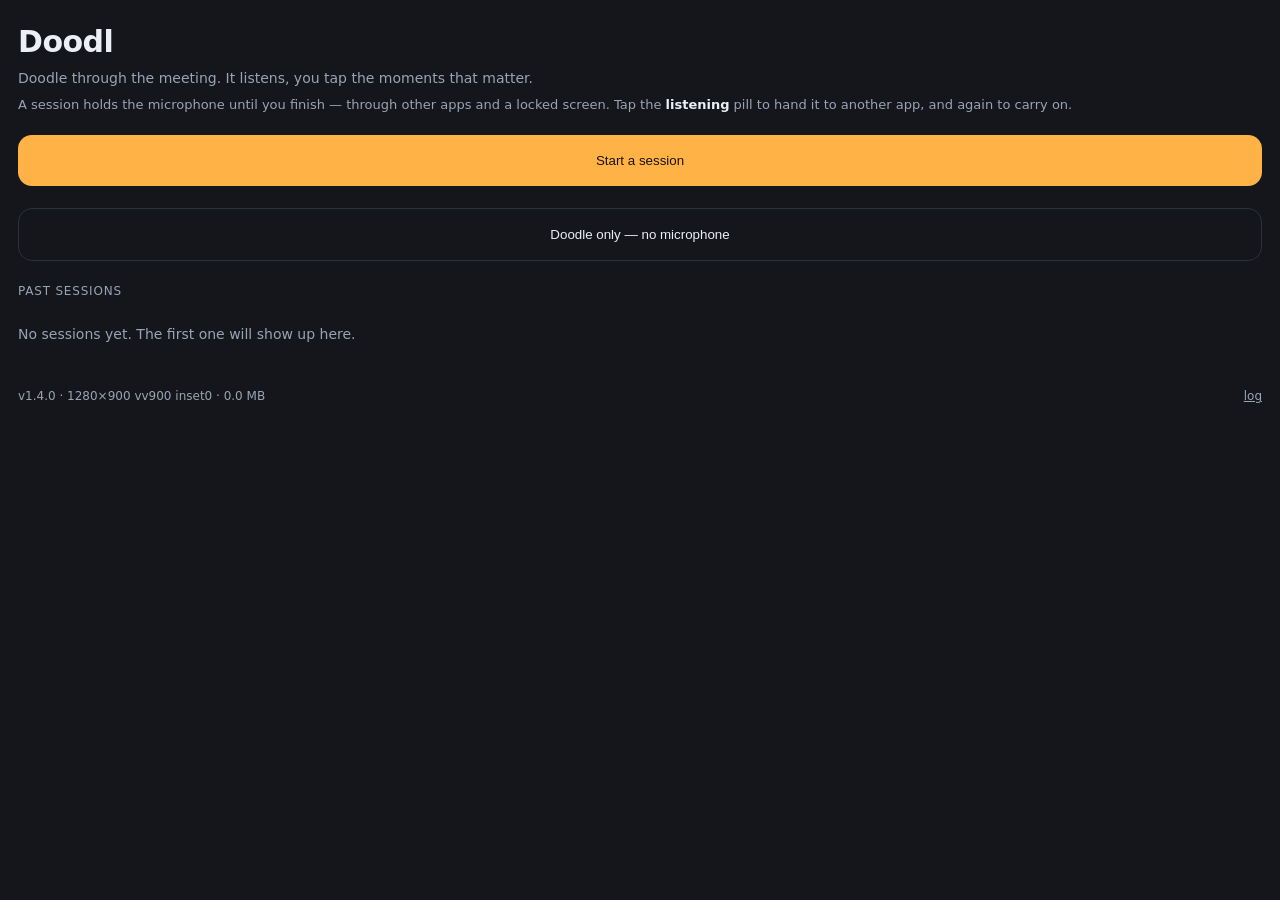
<file: index.html>
<!doctype html>
<html lang="en">
<head>
<meta charset="utf-8">
<meta name="viewport" content="width=device-width, initial-scale=1, maximum-scale=1, viewport-fit=cover">
<meta name="apple-mobile-web-app-capable" content="yes">
<meta name="apple-mobile-web-app-status-bar-style" content="black-translucent">
<meta name="theme-color" content="#14161c">
<meta http-equiv="Cache-Control" content="no-cache, must-revalidate">
<title>Doodl</title>
<link rel="stylesheet" href="./css/app.css?v=117">
</head>
<body>

<!-- home ---------------------------------------------------------------- -->
<section id="home" class="screen active">
  <h1 class="brand">Doodl</h1>
  <p class="tagline">Doodle through the meeting. It listens, you tap the moments that matter.</p>
  <p class="tool-note" style="margin:-14px 0 20px">A session holds the microphone until you
    finish — through other apps and a locked screen. Tap the <b>listening</b> pill to hand it
    to another app, and again to carry on.</p>

  <button class="big-btn" id="newSessionBtn">Start a session</button>
  <button class="big-btn ghost" id="quietSessionBtn">Doodle only — no microphone</button>

  <p class="section-label">Past sessions</p>
  <div id="sessionList"></div>

  <div class="foot">
    <span id="storageLine"></span>
    <button id="debugToggle">log</button>
  </div>
</section>

<!-- active session ------------------------------------------------------ -->
<section id="session" class="screen">
  <canvas id="bgCanvas"></canvas>
  <canvas id="inkCanvas"></canvas>
  <div id="flash"></div>

  <div class="hud">
    <button class="pill" id="endBtn">Finish</button>
    <button class="pill status" id="micBtn"><span class="dot" id="stateDot"></span><span id="stateText">off</span></button>
    <span class="pill spacer"></span>
    <button class="pill icon" id="undoBtn" aria-label="Undo">&#8630;</button>
    <button class="pill" id="toolsBtn">Tools</button>
  </div>

  <button id="highlightBtn"><span class="count" id="hlCount">0</span>Highlight</button>

  <div id="tools">
    <div class="tool-row">
      <h4>Colour</h4>
      <div class="swatches" id="swatches"></div>
    </div>
    <div class="tool-row">
      <h4>Thickness</h4>
      <div class="sizes" id="sizes"></div>
    </div>
    <div class="tool-row">
      <h4>Paper</h4>
      <div class="bgs" id="bgs"></div>
    </div>
    <div class="tool-row" id="penRow" style="display:none">
      <h4>Input</h4>
      <button class="bg-opt sel" id="palmBtn">Pen only (palm ignored)</button>
    </div>
    <div class="tool-row">
      <h4>Page</h4>
      <button class="bg-opt" id="clearBtn" style="color:#ff8080">Clear everything</button>
    </div>
    <button class="big-btn ghost" id="toolsDone" style="margin:0">Done</button>
  </div>
</section>

<!-- wrap-up ------------------------------------------------------------- -->
<section id="wrap" class="screen">
  <p class="section-label" id="wrapDate"></p>
  <input class="title-input" id="wrapTitle" placeholder="Name this meeting">
  <p class="coverage" id="coverage" style="display:none"></p>
  <p class="released" id="released" style="display:none"></p>

  <div class="player" id="player" style="display:none">
    <button class="play" id="playBtn" aria-label="Play">&#9654;</button>
    <input type="range" id="scrub" min="0" max="1000" value="0">
    <span class="ptime" id="playTime">00:00</span>
  </div>

  <p class="section-label">Highlights</p>
  <p class="legend"><i></i> marks the moment you tapped</p>
  <div id="hlList"></div>

  <p class="section-label">Full transcript</p>
  <div class="transcript" id="transcriptBox"></div>

  <button class="big-btn" id="replayBtn" style="margin-top:22px">Replay the session</button>
  <button class="big-btn ghost" id="shareBtn">Export</button>
  <button class="big-btn ghost" id="diagBtn">Copy diagnostics</button>
  <button class="big-btn ghost" id="homeBtn">Back to sessions</button>
  <button class="big-btn ghost" id="deleteAudioBtn" style="display:none">Delete audio, keep the notes</button>
  <button class="big-btn ghost" id="deleteBtn" style="color:#ff8080">Delete this session</button>
</section>

<!-- replay ------------------------------------------------------------- -->
<section id="replay" class="screen">
  <canvas id="rBg"></canvas>
  <canvas id="rInk"></canvas>

  <div class="hud">
    <button class="pill" id="rBack">Done</button>
    <span class="pill spacer"></span>
    <span class="pill" id="rClock">00:00</span>
  </div>

  <div class="transport">
    <button class="play" id="rPlay" aria-label="Play">&#9654;</button>
    <div class="track">
      <input type="range" id="rScrub" min="0" max="1000" value="0">
      <div class="pips" id="rPips"></div>
    </div>
    <button class="pill" id="rSpeed">1&times;</button>
  </div>
</section>

<div id="insetProbe"></div>
<div id="debug"></div>

<script type="module" src="./js/app.js?v=117"></script>
</body>
</html>
</file>
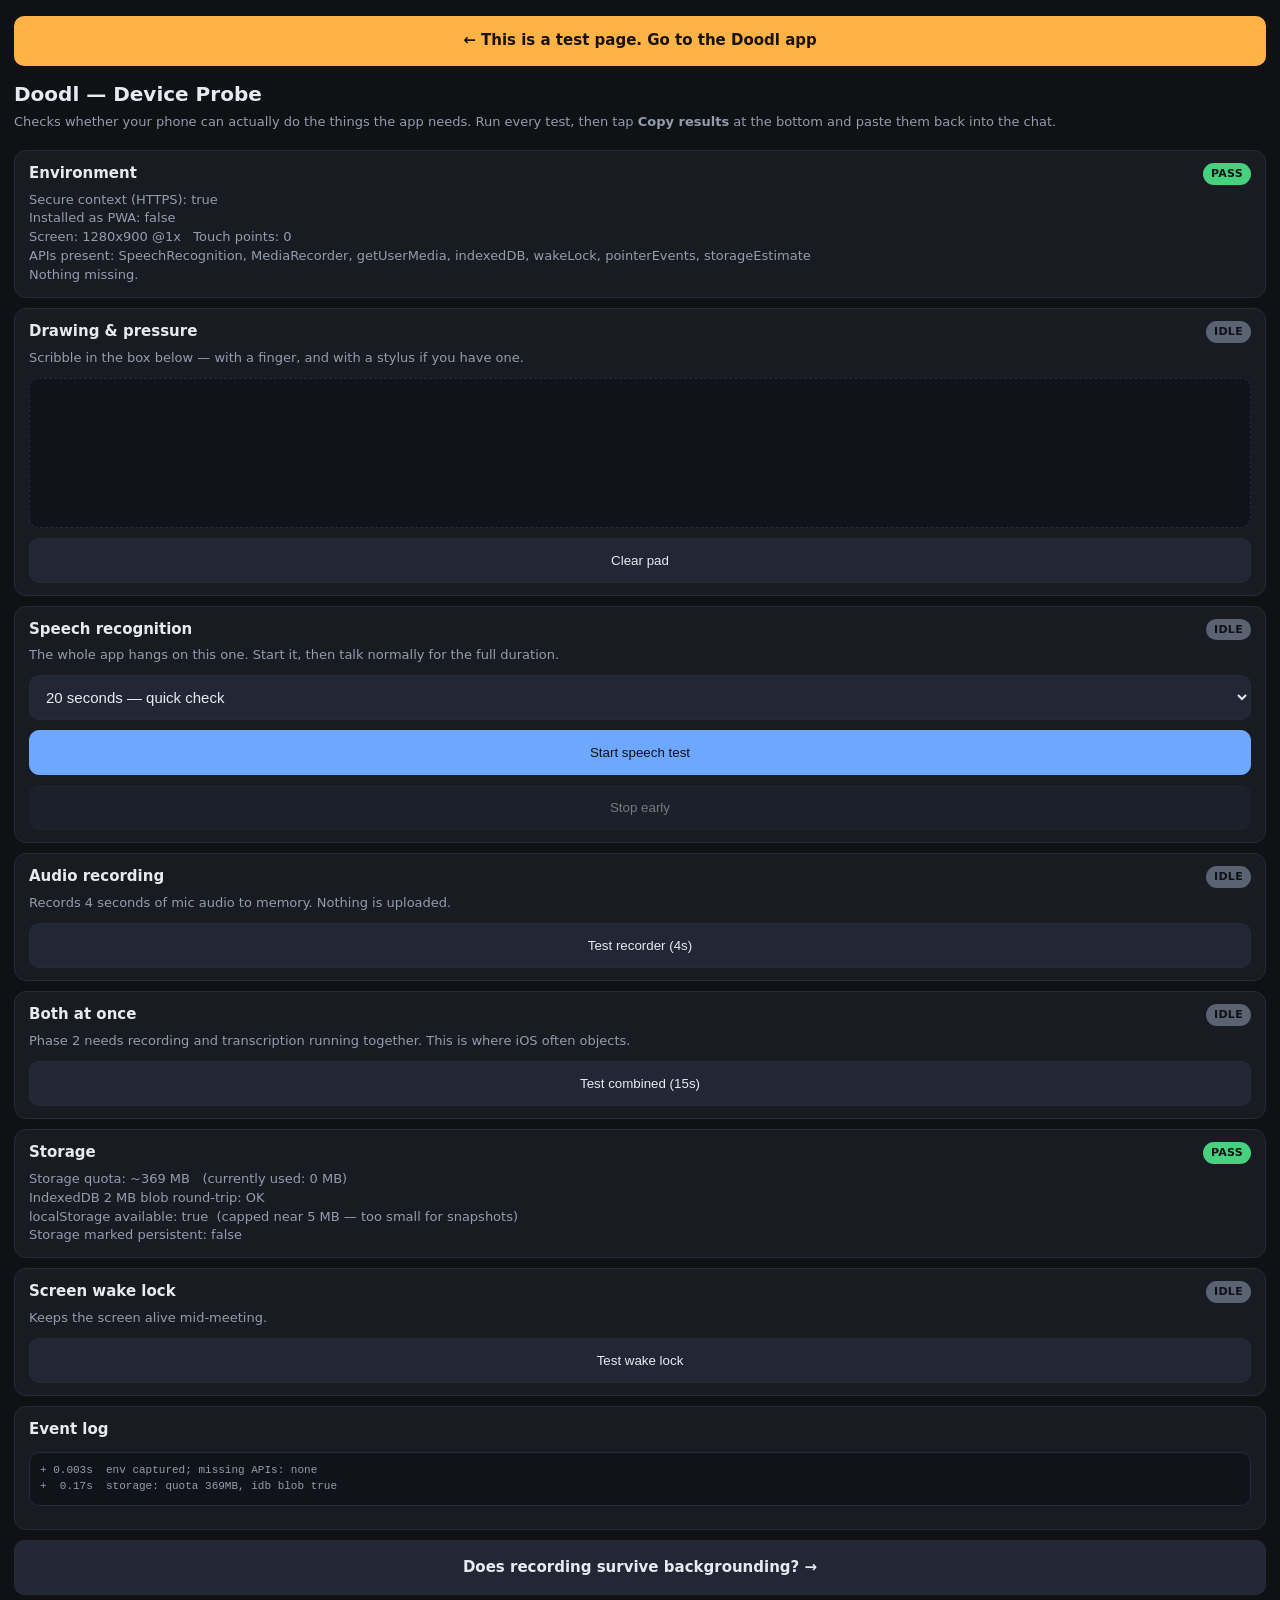
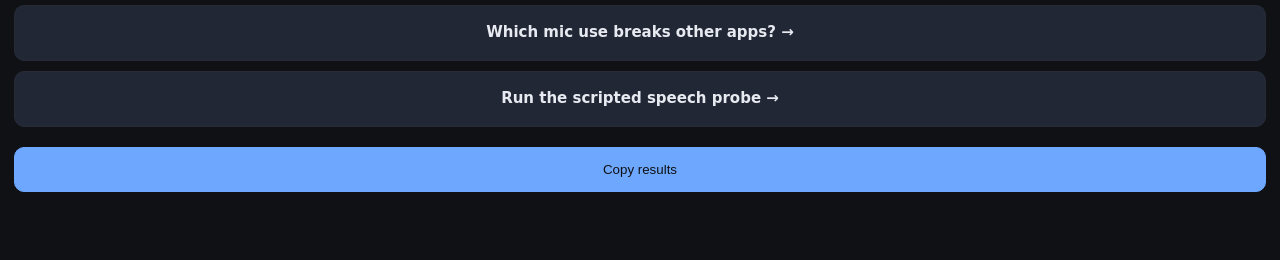
<file: probe/index.html>
<!doctype html>
<html lang="en">
<head>
<meta charset="utf-8">
<meta name="viewport" content="width=device-width, initial-scale=1, viewport-fit=cover">
<meta name="apple-mobile-web-app-capable" content="yes">
<title>Doodl — Device Probe</title>
<style>
  :root {
    --bg: #0f1115; --card: #181b22; --line: #262b36;
    --fg: #e7eaf0; --dim: #949cad;
    --ok: #46d17f; --bad: #ff6b6b; --warn: #f2c14e; --idle: #5b6373;
    --accent: #6ea8fe;
  }
  * { box-sizing: border-box; -webkit-tap-highlight-color: transparent; }
  body {
    margin: 0; padding: 16px 14px 60px; background: var(--bg); color: var(--fg);
    font: 15px/1.45 -apple-system, BlinkMacSystemFont, "Segoe UI", system-ui, sans-serif;
  }
  h1 { font-size: 20px; margin: 0 0 4px; }
  .sub { color: var(--dim); font-size: 13px; margin: 0 0 18px; }
  .card { background: var(--card); border: 1px solid var(--line); border-radius: 12px; padding: 12px 14px; margin-bottom: 10px; }
  .card h2 { font-size: 15px; margin: 0 0 6px; display: flex; align-items: center; gap: 8px; }
  .chip { font-size: 11px; font-weight: 600; letter-spacing: .3px; text-transform: uppercase;
          padding: 3px 8px; border-radius: 999px; background: var(--idle); color: #0f1115; margin-left: auto; }
  .chip.ok { background: var(--ok); } .chip.bad { background: var(--bad); }
  .chip.warn { background: var(--warn); } .chip.run { background: var(--accent); }
  .detail { color: var(--dim); font-size: 13px; white-space: pre-wrap; word-break: break-word; }
  button {
    appearance: none; border: 1px solid var(--line); background: #222735; color: var(--fg);
    font: 600 15px/1 inherit; padding: 14px 16px; border-radius: 10px; width: 100%;
    margin-top: 10px; touch-action: manipulation;
  }
  button.primary { background: var(--accent); color: #0f1115; border-color: var(--accent); }
  button:disabled { opacity: .45; }
  .row { display: flex; gap: 8px; }
  .row button { margin-top: 10px; }
  select { width: 100%; padding: 12px; margin-top: 10px; border-radius: 10px;
           background: #222735; color: var(--fg); border: 1px solid var(--line); font-size: 15px; }
  #pad { width: 100%; height: 150px; background: #10131a; border: 1px dashed var(--line);
         border-radius: 10px; margin-top: 10px; touch-action: none; display: block; }
  pre { background: #10131a; border: 1px solid var(--line); border-radius: 10px; padding: 10px;
        font-size: 11px; max-height: 260px; overflow: auto; color: var(--dim); }
</style>
</head>
<body>

<a href="../" style="display:block;padding:14px;margin-bottom:14px;text-align:center;text-decoration:none;background:#ffb347;color:#1a1206;border-radius:10px;font-weight:700">&larr; This is a test page. Go to the Doodl app</a>
<h1>Doodl — Device Probe</h1>
<p class="sub">Checks whether your phone can actually do the things the app needs. Run every test, then tap <b>Copy results</b> at the bottom and paste them back into the chat.</p>

<div class="card" id="c-env"><h2>Environment<span class="chip" id="s-env">…</span></h2><div class="detail" id="d-env"></div></div>

<div class="card" id="c-draw">
  <h2>Drawing &amp; pressure<span class="chip" id="s-draw">idle</span></h2>
  <div class="detail" id="d-draw">Scribble in the box below — with a finger, and with a stylus if you have one.</div>
  <canvas id="pad"></canvas>
  <button onclick="resetPad()">Clear pad</button>
</div>

<div class="card" id="c-speech">
  <h2>Speech recognition<span class="chip" id="s-speech">idle</span></h2>
  <div class="detail" id="d-speech">The whole app hangs on this one. Start it, then talk normally for the full duration.</div>
  <select id="speechDur">
    <option value="20">20 seconds — quick check</option>
    <option value="60">60 seconds — does it survive pauses?</option>
    <option value="180">3 minutes — meeting-realistic</option>
  </select>
  <button class="primary" id="b-speech" onclick="testSpeech()">Start speech test</button>
  <button id="b-speech-stop" onclick="stopSpeech()" disabled>Stop early</button>
</div>

<div class="card" id="c-rec">
  <h2>Audio recording<span class="chip" id="s-rec">idle</span></h2>
  <div class="detail" id="d-rec">Records 4 seconds of mic audio to memory. Nothing is uploaded.</div>
  <button onclick="testRecorder()">Test recorder (4s)</button>
</div>

<div class="card" id="c-combo">
  <h2>Both at once<span class="chip" id="s-combo">idle</span></h2>
  <div class="detail" id="d-combo">Phase 2 needs recording and transcription running together. This is where iOS often objects.</div>
  <button onclick="testCombo()">Test combined (15s)</button>
</div>

<div class="card" id="c-store"><h2>Storage<span class="chip" id="s-store">…</span></h2><div class="detail" id="d-store"></div></div>
<div class="card" id="c-wake"><h2>Screen wake lock<span class="chip" id="s-wake">idle</span></h2><div class="detail" id="d-wake">Keeps the screen alive mid-meeting.</div><button onclick="testWake()">Test wake lock</button></div>

<div class="card">
  <h2>Event log</h2>
  <pre id="log"></pre>
</div>

<a href="./record.html" style="display:block;padding:16px;text-align:center;text-decoration:none;background:#222735;color:#e7eaf0;border:1px solid #262b36;border-radius:10px;font-weight:600;margin-bottom:10px">Does recording survive backgrounding? &rarr;</a>
<a href="./mic.html" style="display:block;padding:16px;text-align:center;text-decoration:none;background:#222735;color:#e7eaf0;border:1px solid #262b36;border-radius:10px;font-weight:600;margin-bottom:10px">Which mic use breaks other apps? &rarr;</a>
<a href="./speech.html" style="display:block;padding:16px;text-align:center;text-decoration:none;background:#222735;color:#e7eaf0;border:1px solid #262b36;border-radius:10px;font-weight:600;margin-bottom:10px">Run the scripted speech probe &rarr;</a>
<button class="primary" onclick="copyResults()">Copy results</button>
<div class="detail" id="copystate" style="margin-top:8px"></div>
<pre id="dump" style="display:none"></pre>

<script>
const R = {};                       // results collected for the report
const t0 = Date.now();
const $ = id => document.getElementById(id);
const logLines = [];

function log(msg) {
  const line = '+' + String((Date.now() - t0) / 1000).padStart(6, ' ') + 's  ' + msg;
  logLines.push(line);
  $('log').textContent = logLines.join('\n');
  $('log').scrollTop = $('log').scrollHeight;
}
function set(key, status, text) {
  const chip = $('s-' + key), det = $('d-' + key);
  if (chip) { chip.textContent = status; chip.className = 'chip ' + (
    status === 'pass' ? 'ok' : status === 'fail' ? 'bad' :
    status === 'partial' ? 'warn' : status === 'running' ? 'run' : ''); }
  if (det && text !== undefined) det.textContent = text;
}

/* ---------- environment ---------- */
(function env() {
  const standalone = window.matchMedia('(display-mode: standalone)').matches || navigator.standalone === true;
  R.env = {
    ua: navigator.userAgent,
    secureContext: window.isSecureContext,
    origin: location.origin,
    standalonePWA: standalone,
    screen: screen.width + 'x' + screen.height + ' @' + window.devicePixelRatio + 'x',
    viewport: window.innerWidth + 'x' + window.innerHeight,
    touchPoints: navigator.maxTouchPoints,
    apis: {
      SpeechRecognition: !!(window.SpeechRecognition || window.webkitSpeechRecognition),
      MediaRecorder: typeof MediaRecorder !== 'undefined',
      getUserMedia: !!(navigator.mediaDevices && navigator.mediaDevices.getUserMedia),
      indexedDB: !!window.indexedDB,
      wakeLock: !!navigator.wakeLock,
      pointerEvents: !!window.PointerEvent,
      storageEstimate: !!(navigator.storage && navigator.storage.estimate)
    }
  };
  const missing = Object.entries(R.env.apis).filter(([, v]) => !v).map(([k]) => k);
  set('env', missing.length ? 'partial' : 'pass',
    'Secure context (HTTPS): ' + R.env.secureContext +
    '\nInstalled as PWA: ' + standalone +
    '\nScreen: ' + R.env.screen + '   Touch points: ' + R.env.touchPoints +
    '\nAPIs present: ' + Object.entries(R.env.apis).filter(([, v]) => v).map(([k]) => k).join(', ') +
    (missing.length ? '\nMISSING: ' + missing.join(', ') : '\nNothing missing.'));
  log('env captured; missing APIs: ' + (missing.join(',') || 'none'));
})();

/* ---------- drawing / pressure ---------- */
const pad = $('pad'), pctx = pad.getContext('2d');
let drawState = { strokes: 0, points: 0, maxPressure: 0, pressureVaried: false,
                  pressures: new Set(), types: new Set(), coalescedMax: 0, tilt: false };
function sizePad() {
  const r = pad.getBoundingClientRect(), dpr = window.devicePixelRatio || 1;
  pad.width = r.width * dpr; pad.height = r.height * dpr;
  pctx.setTransform(dpr, 0, 0, dpr, 0, 0);
  pctx.lineCap = pctx.lineJoin = 'round'; pctx.strokeStyle = '#6ea8fe';
}
sizePad(); window.addEventListener('resize', sizePad);
function resetPad() { sizePad(); pctx.clearRect(0, 0, pad.width, pad.height); }

let drawing = false, last = null;
pad.addEventListener('pointerdown', e => {
  drawing = true; last = e; drawState.strokes++;
  pad.setPointerCapture(e.pointerId); record(e); e.preventDefault();
});
pad.addEventListener('pointermove', e => {
  if (!drawing) return;
  const events = e.getCoalescedEvents ? e.getCoalescedEvents() : [e];
  drawState.coalescedMax = Math.max(drawState.coalescedMax, events.length);
  for (const ev of events) { drawSeg(last, ev); record(ev); last = ev; }
  e.preventDefault();
}, { passive: false });
['pointerup', 'pointercancel'].forEach(t => pad.addEventListener(t, () => { drawing = false; last = null; }));

function record(e) {
  drawState.points++;
  drawState.types.add(e.pointerType);
  drawState.pressures.add(Math.round(e.pressure * 100) / 100);
  drawState.maxPressure = Math.max(drawState.maxPressure, e.pressure);
  if (e.tiltX || e.tiltY) drawState.tilt = true;
  drawState.pressureVaried = drawState.pressures.size > 2;
  reportDraw();
}
function drawSeg(a, b) {
  if (!a) return;
  const r = pad.getBoundingClientRect();
  pctx.lineWidth = 1 + (b.pressure || 0.5) * 14;
  pctx.beginPath();
  pctx.moveTo(a.clientX - r.left, a.clientY - r.top);
  pctx.lineTo(b.clientX - r.left, b.clientY - r.top);
  pctx.stroke();
}
function reportDraw() {
  R.draw = { strokes: drawState.strokes, points: drawState.points,
             pointerTypes: [...drawState.types], maxPressure: drawState.maxPressure,
             distinctPressures: drawState.pressures.size, realPressure: drawState.pressureVaried,
             maxCoalescedPerEvent: drawState.coalescedMax, tiltReported: drawState.tilt };
  set('draw', drawState.points ? (drawState.pressureVaried ? 'pass' : 'partial') : 'idle',
    'Strokes: ' + drawState.strokes + '   Points: ' + drawState.points +
    '\nInput types seen: ' + [...drawState.types].join(', ') +
    '\nMax pressure: ' + drawState.maxPressure.toFixed(2) +
    '   Distinct values: ' + drawState.pressures.size +
    '\nReal pressure sensitivity: ' + (drawState.pressureVaried ? 'YES' : 'no — flat/simulated') +
    '\nCoalesced points per event (higher = smoother lines): ' + drawState.coalescedMax +
    '\nTilt data: ' + (drawState.tilt ? 'yes' : 'no'));
}

/* ---------- speech recognition ---------- */
let rec = null, speechTimer = null, speechActive = false;
const speech = { supported: false, restarts: 0, finals: 0, interims: 0, errors: [],
                 chars: 0, firstResultMs: null, lastResultMs: null, endedEarly: false,
                 durationRequested: 0, sample: '' };

function testSpeech(durationOverride, silent) {
  const SR = window.SpeechRecognition || window.webkitSpeechRecognition;
  if (!SR) { set('speech', 'fail', 'SpeechRecognition is not available in this browser at all. This is a hard blocker for the core concept here.'); R.speech = { supported: false }; return; }
  speech.supported = true;
  const dur = durationOverride || parseInt($('speechDur').value, 10);
  speech.durationRequested = dur;
  $('b-speech').disabled = true; $('b-speech-stop').disabled = false;
  speechActive = true;
  const started = Date.now();
  log('speech: starting, target ' + dur + 's');

  const start = () => {
    rec = new SR();
    rec.continuous = true; rec.interimResults = true; rec.lang = 'en-US';
    rec.onstart = () => log('speech: onstart');
    rec.onresult = e => {
      for (let i = e.resultIndex; i < e.results.length; i++) {
        const txt = e.results[i][0].transcript;
        if (e.results[i].isFinal) {
          speech.finals++; speech.chars += txt.length;
          if (speech.sample.length < 220) speech.sample += txt + ' ';
          log('speech: final "' + txt.trim().slice(0, 48) + '"');
        } else speech.interims++;
      }
      const el = Date.now() - started;
      if (speech.firstResultMs === null) speech.firstResultMs = el;
      speech.lastResultMs = el;
      reportSpeech(dur);
    };
    rec.onerror = e => { speech.errors.push(e.error); log('speech: ERROR ' + e.error); reportSpeech(dur); };
    rec.onend = () => {
      log('speech: onend at +' + ((Date.now() - started) / 1000).toFixed(1) + 's');
      if (speechActive && Date.now() - started < dur * 1000) {
        speech.restarts++; speech.endedEarly = true;
        setTimeout(() => { if (speechActive) { try { rec.start(); } catch (err) { log('speech: restart failed ' + err.message); } } }, 250);
      }
      reportSpeech(dur);
    };
    try { rec.start(); } catch (err) { speech.errors.push('start:' + err.message); log('speech: start threw ' + err.message); }
  };
  start();
  set('speech', 'running', 'Listening… talk normally. Pause a few times — that is what usually breaks it.');
  speechTimer = setTimeout(() => stopSpeech(silent), dur * 1000);
}
function stopSpeech(silent) {
  speechActive = false; clearTimeout(speechTimer);
  if (rec) { try { rec.stop(); } catch (e) {} }
  $('b-speech').disabled = false; $('b-speech-stop').disabled = true;
  log('speech: stopped by test');
  if (!silent) reportSpeech(speech.durationRequested, true);
}
function reportSpeech(dur, done) {
  R.speech = Object.assign({}, speech);
  const healthy = speech.finals > 0 && speech.errors.filter(e => e !== 'no-speech').length === 0;
  set('speech', done ? (healthy ? (speech.restarts > 3 ? 'partial' : 'pass') : 'fail') : 'running',
    'Final phrases: ' + speech.finals + '   Interim updates: ' + speech.interims +
    '\nCharacters transcribed: ' + speech.chars +
    '\nAuto-restarts needed: ' + speech.restarts + (speech.restarts ? '  (it keeps cutting out — the app must babysit it)' : '') +
    '\nErrors: ' + (speech.errors.join(', ') || 'none') +
    '\nFirst result at: ' + (speech.firstResultMs === null ? 'never' : (speech.firstResultMs / 1000).toFixed(1) + 's') +
    '\nLast result at: ' + (speech.lastResultMs === null ? 'never' : (speech.lastResultMs / 1000).toFixed(1) + 's of ' + dur + 's' ) +
    (speech.sample ? '\nSample: "' + speech.sample.trim() + '"' : ''));
}

/* ---------- audio recording ---------- */
async function testRecorder() {
  set('rec', 'running', 'Requesting microphone…');
  const out = { mimeTypes: {}, bytes: 0 };
  ['audio/webm', 'audio/webm;codecs=opus', 'audio/mp4', 'audio/mp4;codecs=mp4a.40.2', 'audio/ogg']
    .forEach(m => { out.mimeTypes[m] = (typeof MediaRecorder !== 'undefined' && MediaRecorder.isTypeSupported) ? MediaRecorder.isTypeSupported(m) : false; });
  try {
    const stream = await navigator.mediaDevices.getUserMedia({ audio: true });
    log('rec: mic granted');
    const chosen = Object.keys(out.mimeTypes).find(m => out.mimeTypes[m]);
    const mr = new MediaRecorder(stream, chosen ? { mimeType: chosen } : undefined);
    out.usedMimeType = mr.mimeType;
    const chunks = [];
    mr.ondataavailable = e => chunks.push(e.data);
    mr.onstop = () => {
      const blob = new Blob(chunks, { type: mr.mimeType });
      out.bytes = blob.size;
      out.bytesPerMinute = Math.round(blob.size / 4 * 60);
      stream.getTracks().forEach(t => t.stop());
      R.recorder = out;
      set('rec', blob.size > 1000 ? 'pass' : 'fail',
        'Recorded ' + blob.size.toLocaleString() + ' bytes in 4s using ' + mr.mimeType +
        '\nProjected: ~' + (out.bytesPerMinute / 1048576).toFixed(1) + ' MB per minute, ' +
        (out.bytesPerMinute * 60 / 1048576).toFixed(0) + ' MB per hour of meeting' +
        '\nSupported formats: ' + Object.entries(out.mimeTypes).filter(([, v]) => v).map(([k]) => k).join(', '));
      log('rec: captured ' + blob.size + ' bytes as ' + mr.mimeType);
    };
    mr.start();
    setTimeout(() => mr.stop(), 4000);
  } catch (e) {
    out.error = e.name + ': ' + e.message;
    R.recorder = out;
    set('rec', 'fail', 'Microphone failed — ' + out.error);
    log('rec: FAILED ' + out.error);
  }
}

/* ---------- both at once ---------- */
async function testCombo() {
  set('combo', 'running', 'Starting recorder and transcription together…');
  const out = { recorderOk: false, speechFinalsDuringCombo: 0, errors: [] };
  const before = speech.finals;
  try {
    const stream = await navigator.mediaDevices.getUserMedia({ audio: true });
    const mr = new MediaRecorder(stream);
    const chunks = [];
    mr.ondataavailable = e => chunks.push(e.data);
    mr.start();
    log('combo: recorder started');
    testSpeech(15, true);
    setTimeout(() => {
      mr.stop(); stopSpeech(true);
      setTimeout(() => {
        const blob = new Blob(chunks);
        out.recorderOk = blob.size > 1000;
        out.recordedBytes = blob.size;
        out.speechFinalsDuringCombo = speech.finals - before;
        out.errors = speech.errors.slice();
        stream.getTracks().forEach(t => t.stop());
        R.combo = out;
        const both = out.recorderOk && out.speechFinalsDuringCombo > 0;
        set('combo', both ? 'pass' : 'fail',
          'Recorder captured: ' + out.recordedBytes.toLocaleString() + ' bytes' +
          '\nPhrases transcribed while recording: ' + out.speechFinalsDuringCombo +
          '\nVerdict: ' + (both ? 'both can run together — Phase 2 is clear' :
                          'they fight over the microphone — Phase 2 needs a different approach'));
        log('combo: recorder=' + out.recordedBytes + 'B speechFinals=' + out.speechFinalsDuringCombo);
      }, 600);
    }, 15000);
  } catch (e) {
    out.errors.push(e.name + ': ' + e.message);
    R.combo = out;
    set('combo', 'fail', 'Failed — ' + e.message);
  }
}

/* ---------- storage ---------- */
(async function storage() {
  const out = {};
  try {
    const est = await navigator.storage.estimate();
    out.quotaMB = Math.round(est.quota / 1048576);
    out.usedMB = Math.round(est.usage / 1048576);
  } catch (e) { out.estimateError = String(e); }
  try {
    const db = await new Promise((res, rej) => {
      const r = indexedDB.open('doodl-probe', 1);
      r.onupgradeneeded = () => r.result.createObjectStore('t');
      r.onsuccess = () => res(r.result); r.onerror = () => rej(r.error);
    });
    const blob = new Blob([new Uint8Array(2 * 1048576)]);
    await new Promise((res, rej) => {
      const tx = db.transaction('t', 'readwrite');
      tx.objectStore('t').put(blob, 'big');
      tx.oncomplete = res; tx.onerror = () => rej(tx.error);
    });
    const back = await new Promise((res, rej) => {
      const tx = db.transaction('t', 'readonly');
      const g = tx.objectStore('t').get('big');
      g.onsuccess = () => res(g.result); g.onerror = () => rej(g.error);
    });
    out.indexedDBBlobRoundTrip = back && back.size === 2 * 1048576;
    db.close(); indexedDB.deleteDatabase('doodl-probe');
  } catch (e) { out.indexedDBError = String(e); }
  try {
    localStorage.setItem('doodl-probe', 'x'); localStorage.removeItem('doodl-probe');
    out.localStorage = true;
  } catch (e) { out.localStorage = false; }
  out.persisted = navigator.storage && navigator.storage.persisted ? await navigator.storage.persisted() : null;
  R.storage = out;
  set('store', out.indexedDBBlobRoundTrip ? 'pass' : 'partial',
    'Storage quota: ~' + out.quotaMB + ' MB   (currently used: ' + out.usedMB + ' MB)' +
    '\nIndexedDB 2 MB blob round-trip: ' + (out.indexedDBBlobRoundTrip ? 'OK' : 'FAILED — ' + (out.indexedDBError || '')) +
    '\nlocalStorage available: ' + out.localStorage + '  (capped near 5 MB — too small for snapshots)' +
    '\nStorage marked persistent: ' + out.persisted);
  log('storage: quota ' + out.quotaMB + 'MB, idb blob ' + out.indexedDBBlobRoundTrip);
})();

/* ---------- wake lock ---------- */
async function testWake() {
  if (!navigator.wakeLock) { R.wakeLock = { supported: false }; set('wake', 'fail', 'Wake Lock API not available — the screen will sleep mid-meeting unless we work around it.'); return; }
  try {
    const lock = await navigator.wakeLock.request('screen');
    R.wakeLock = { supported: true, acquired: true };
    set('wake', 'pass', 'Wake lock acquired and released. The screen can be kept awake during a session.');
    log('wake: acquired');
    setTimeout(() => lock.release(), 1500);
  } catch (e) {
    R.wakeLock = { supported: true, acquired: false, error: String(e) };
    set('wake', 'fail', 'Wake Lock request rejected — ' + e.message);
  }
}

/* ---------- report ---------- */
function copyResults() {
  const report = '## Doodl device probe\n```json\n' +
    JSON.stringify(R, null, 2) + '\n```\n### Event log\n```\n' + logLines.join('\n') + '\n```';
  $('dump').style.display = 'block';
  $('dump').textContent = report;
  if (navigator.clipboard && navigator.clipboard.writeText) {
    navigator.clipboard.writeText(report)
      .then(() => { $('copystate').textContent = 'Copied. Paste it into the chat.'; })
      .catch(() => { $('copystate').textContent = 'Could not copy automatically — select the text below and copy it.'; });
  } else {
    $('copystate').textContent = 'Select the text below and copy it.';
  }
}
</script>
</body>
</html>
</file>
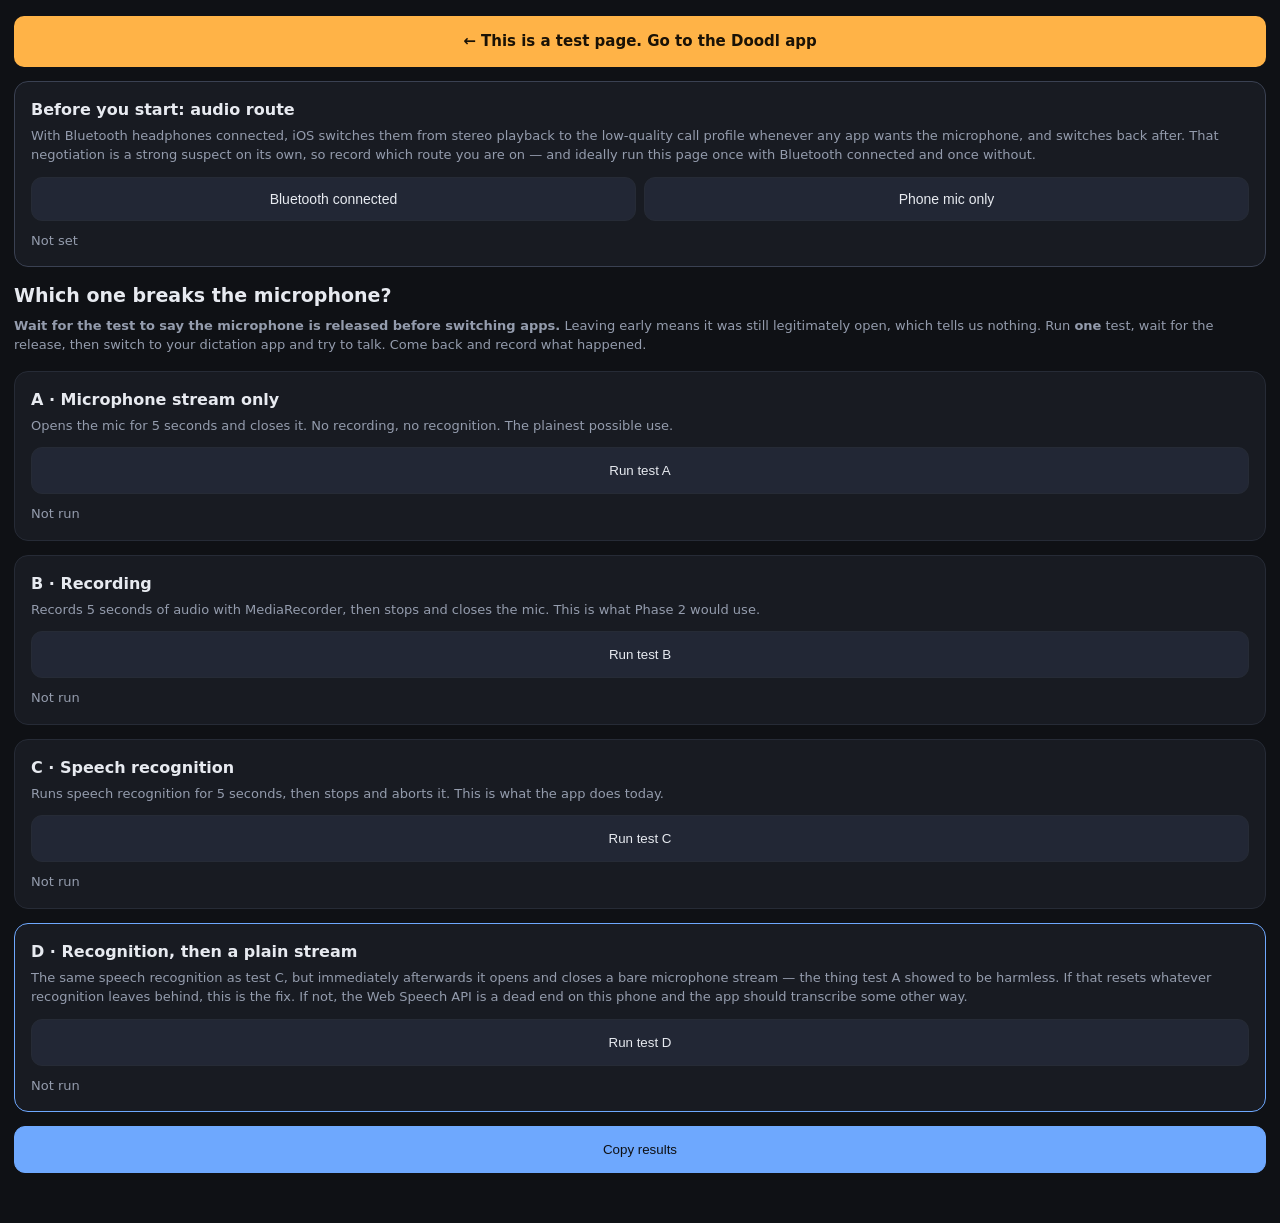
<file: probe/mic.html>
<!doctype html>
<html lang="en">
<head>
<meta charset="utf-8">
<meta name="viewport" content="width=device-width, initial-scale=1, viewport-fit=cover">
<title>Doodl — Microphone Isolation</title>
<style>
  :root { --bg:#0f1115; --card:#181b22; --line:#262b36; --fg:#e7eaf0; --dim:#949cad;
          --ok:#46d17f; --bad:#ff6b6b; --accent:#6ea8fe; }
  * { box-sizing:border-box; -webkit-tap-highlight-color:transparent; }
  body { margin:0; padding:16px 14px 50px; background:var(--bg); color:var(--fg);
         font:15px/1.5 -apple-system, BlinkMacSystemFont, system-ui, sans-serif; }
  h1 { font-size:19px; margin:0 0 6px; }
  .sub { color:var(--dim); font-size:13px; margin:0 0 16px; }
  .card { background:var(--card); border:1px solid var(--line); border-radius:14px;
          padding:16px; margin-bottom:14px; }
  .card h2 { font-size:16px; margin:0 0 4px; }
  .card p { color:var(--dim); font-size:13px; margin:0 0 12px; }
  button { appearance:none; border:1px solid var(--line); background:#222735; color:var(--fg);
           font:600 15px/1 inherit; padding:15px; border-radius:11px; width:100%; }
  button.primary { background:var(--accent); color:#0f1115; border-color:var(--accent); }
  button:disabled { opacity:.4; }
  .verdict { display:flex; gap:8px; margin-top:10px; }
  .verdict button { font-size:14px; padding:13px 8px; }
  .verdict button.good { border-color:var(--ok); color:var(--ok); }
  .verdict button.bad  { border-color:var(--bad); color:var(--bad); }
  .state { font-size:13px; margin-top:10px; color:var(--dim); }
  .state.done { color:var(--ok); font-weight:600; }
  .tag { display:inline-block; font-size:11px; font-weight:700; text-transform:uppercase;
         letter-spacing:.4px; padding:3px 8px; border-radius:99px; margin-left:6px; }
  .tag.good { background:var(--ok); color:#0f1115; }
  .tag.bad { background:var(--bad); color:#0f1115; }
  a.back { display:block; padding:14px; margin-bottom:14px; text-align:center; text-decoration:none;
           background:#ffb347; color:#1a1206; border-radius:10px; font-weight:700; }
  pre { background:#10131a; border:1px solid var(--line); border-radius:10px; padding:10px;
        font-size:11px; overflow:auto; color:var(--dim); white-space:pre-wrap; }
</style>
</head>
<body>

<a class="back" href="../">&larr; This is a test page. Go to the Doodl app</a>

<div class="card" style="border-color:#3a4152">
  <h2>Before you start: audio route</h2>
  <p>With Bluetooth headphones connected, iOS switches them from stereo playback to the
     low-quality call profile whenever any app wants the microphone, and switches back
     after. That negotiation is a strong suspect on its own, so record which route you
     are on — and ideally run this page once with Bluetooth connected and once without.</p>
  <div class="verdict">
    <button onclick="setRoute(true)" id="rt-y">Bluetooth connected</button>
    <button onclick="setRoute(false)" id="rt-n">Phone mic only</button>
  </div>
  <div class="state" id="st-route">Not set</div>
</div>

<h1>Which one breaks the microphone?</h1>
<p class="sub"><b>Wait for the test to say the microphone is released before switching apps.</b>
Leaving early means it was still legitimately open, which tells us nothing. Run <b>one</b>
test, wait for the release, then switch to your dictation app and try to talk. Come back
and record what happened.</p>

<div class="card">
  <h2>A · Microphone stream only<span id="tag-a"></span></h2>
  <p>Opens the mic for 5 seconds and closes it. No recording, no recognition. The plainest possible use.</p>
  <button onclick="runA()" id="btn-a">Run test A</button>
  <div class="state" id="st-a">Not run</div>
  <div class="verdict" id="v-a" style="display:none">
    <button class="good" onclick="verdict('A', true)">Dictation still works</button>
    <button class="bad" onclick="verdict('A', false)">Dictation broken</button>
  </div>
</div>

<div class="card">
  <h2>B · Recording<span id="tag-b"></span></h2>
  <p>Records 5 seconds of audio with MediaRecorder, then stops and closes the mic. This is what Phase 2 would use.</p>
  <button onclick="runB()" id="btn-b">Run test B</button>
  <div class="state" id="st-b">Not run</div>
  <div class="verdict" id="v-b" style="display:none">
    <button class="good" onclick="verdict('B', true)">Dictation still works</button>
    <button class="bad" onclick="verdict('B', false)">Dictation broken</button>
  </div>
</div>

<div class="card">
  <h2>C · Speech recognition<span id="tag-c"></span></h2>
  <p>Runs speech recognition for 5 seconds, then stops and aborts it. This is what the app does today.</p>
  <button onclick="runC()" id="btn-c">Run test C</button>
  <div class="state" id="st-c">Not run</div>
  <div class="verdict" id="v-c" style="display:none">
    <button class="good" onclick="verdict('C', true)">Dictation still works</button>
    <button class="bad" onclick="verdict('C', false)">Dictation broken</button>
  </div>
</div>

<div class="card" style="border-color:#6ea8fe">
  <h2>D · Recognition, then a plain stream<span id="tag-d"></span></h2>
  <p>The same speech recognition as test C, but immediately afterwards it opens and closes
     a bare microphone stream — the thing test A showed to be harmless. If that resets
     whatever recognition leaves behind, this is the fix. If not, the Web Speech API is a
     dead end on this phone and the app should transcribe some other way.</p>
  <button onclick="runD()" id="btn-d">Run test D</button>
  <div class="state" id="st-d">Not run</div>
  <div class="verdict" id="v-d" style="display:none">
    <button class="good" onclick="verdict('D', true)">Dictation still works</button>
    <button class="bad" onclick="verdict('D', false)">Dictation broken</button>
  </div>
</div>

<button class="primary" onclick="copyResults()">Copy results</button>
<pre id="out" style="display:none"></pre>

<script>
const R = { ua: navigator.userAgent, bluetooth: null, devices: [], tests: {} };

// Anything currently holding the microphone, so it can be dropped the instant the
// page is hidden. The original timer-based cleanup never ran if the tester switched
// apps first — iOS suspends timers in a backgrounded tab — so the microphone stayed
// open and the next app was told it was in use. That was the probe's fault, not a
// finding about the app.
let holding = null;
function release(why) {
  if (!holding) return;
  const { stream, recorder, recognition, key } = holding;
  holding = null;
  try { if (recorder && recorder.state !== 'inactive') recorder.stop(); } catch (e) {}
  try { if (recognition) { recognition.onend = recognition.onresult = null; recognition.abort(); } } catch (e) {}
  try { if (stream) stream.getTracks().forEach(t => t.stop()); } catch (e) {}
  if (R.tests[key]) R.tests[key].releasedEarlyBy = why;
  state(key, '\u2713 MICROPHONE RELEASED (' + why + ') — try your dictation app, then ' +
             'come back and tap an answer below.', true);
  $('v-' + key.toLowerCase()).style.display = 'flex';
  $('btn-' + key.toLowerCase()).disabled = true;
}
document.addEventListener('visibilitychange', () => {
  if (document.hidden) release('you left the page');
});

function setRoute(on) {
  R.bluetooth = on;
  $('st-route').textContent = on
    ? 'Recorded: Bluetooth headphones connected.'
    : 'Recorded: phone microphone only.';
  $('st-route').className = 'state done';
  $('rt-y').style.borderColor = on ? 'var(--accent)' : 'var(--line)';
  $('rt-n').style.borderColor = on ? 'var(--line)' : 'var(--accent)';
}

// Device labels are only exposed once permission is granted, so this runs after a
// test rather than before — it records the actual input route by name.
async function captureDevices(k) {
  try {
    const list = await navigator.mediaDevices.enumerateDevices();
    const inputs = list.filter(d => d.kind === 'audioinput').map(d => d.label || '(unnamed)');
    R.devices = inputs;
    if (R.tests[k]) R.tests[k].inputsSeen = inputs;
  } catch (e) { /* not available on this browser */ }
}
const $ = id => document.getElementById(id);

function state(k, msg, done) {
  const el = $('st-' + k.toLowerCase());
  el.textContent = msg;
  el.className = 'state' + (done ? ' done' : '');
}
function finished(k, detail) {
  R.tests[k] = Object.assign({ ran: true, bluetooth: R.bluetooth }, detail);
  captureDevices(k);
  state(k, '\u2713 MICROPHONE RELEASED — now switch to your dictation app, try to talk, ' +
           'then come back and tap an answer below.', true);
  $('v-' + k.toLowerCase()).style.display = 'flex';
  $('btn-' + k.toLowerCase()).disabled = true;
}
function verdict(k, ok) {
  R.tests[k] = Object.assign(R.tests[k] || {}, { dictationStillWorks: ok });
  const tag = $('tag-' + k.toLowerCase());
  tag.className = 'tag ' + (ok ? 'good' : 'bad');
  tag.textContent = ok ? 'harmless' : 'breaks it';
  state(k, ok ? 'Recorded: dictation survived this one.'
             : 'Recorded: this one broke dictation.', true);
}

// A — the plainest possible microphone use
async function runA() {
  state('A', 'Opening the microphone…');
  try {
    const stream = await navigator.mediaDevices.getUserMedia({ audio: true });
    holding = { stream, key: 'A' };
    R.tests.A = { ran: true, bluetooth: R.bluetooth };
    setTimeout(() => {
      if (!holding) return;
      holding = null;
      stream.getTracks().forEach(t => t.stop());
      finished('A', { tracksStopped: true });
    }, 5000);
    state('A', 'Microphone open — closing in 5 seconds. Stay on this page until it says released.');
  } catch (e) {
    state('A', 'Failed: ' + e.name + ' — ' + e.message, true);
    R.tests.A = { ran: true, error: e.name };
  }
}

// B — what Phase 2 would do
async function runB() {
  state('B', 'Opening the microphone…');
  try {
    const stream = await navigator.mediaDevices.getUserMedia({ audio: true });
    const mr = new MediaRecorder(stream);
    const chunks = [];
    mr.ondataavailable = e => chunks.push(e.data);
    mr.onstop = () => {
      stream.getTracks().forEach(t => t.stop());
      finished('B', { bytes: new Blob(chunks).size });
    };
    mr.start();
    holding = { stream, recorder: mr, key: 'B' };
    R.tests.B = { ran: true, bluetooth: R.bluetooth };
    state('B', 'Recording — stopping in 5 seconds. Stay on this page until it says released.');
    setTimeout(() => { if (holding) { holding = null; mr.stop(); } }, 5000);
  } catch (e) {
    state('B', 'Failed: ' + e.name + ' — ' + e.message, true);
    R.tests.B = { ran: true, error: e.name };
  }
}

// C — what the app does today, teardown and all
function runC() {
  const SR = window.SpeechRecognition || window.webkitSpeechRecognition;
  if (!SR) { state('C', 'Speech recognition unavailable here.', true); return; }
  const rec = new SR();
  rec.continuous = true;
  rec.interimResults = true;
  rec.lang = 'en-US';
  let finals = 0;
  rec.onresult = e => {
    for (let i = e.resultIndex; i < e.results.length; i++) if (e.results[i].isFinal) finals++;
  };
  rec.onerror = e => { R.tests.C = Object.assign(R.tests.C || {}, { error: e.error }); };
  state('C', 'Listening — stopping in 5 seconds. Stay on this page until it says released.');
  try { rec.start(); } catch (e) { state('C', 'start threw: ' + e.message, true); return; }
  holding = { recognition: rec, key: 'C' };
  R.tests.C = { ran: true, bluetooth: R.bluetooth };

  setTimeout(() => {
    if (!holding) return;
    holding = null;
    try { rec.stop(); } catch (e) {}
    // same teardown the app performs
    setTimeout(() => {
      rec.onresult = rec.onerror = rec.onend = rec.onstart = null;
      try { rec.abort(); } catch (e) {}
      finished('C', { finals });
    }, 700);
  }, 5000);
}

// C, then A as a chaser. Test A proved a bare stream does no harm; the question is
// whether it also repairs what recognition leaves behind.
function runD() {
  const SR = window.SpeechRecognition || window.webkitSpeechRecognition;
  if (!SR) { state('D', 'Speech recognition unavailable here.', true); return; }
  const rec = new SR();
  rec.continuous = true;
  rec.interimResults = true;
  rec.lang = 'en-US';
  R.tests.D = { ran: true, bluetooth: R.bluetooth };
  holding = { recognition: rec, key: 'D' };
  state('D', 'Listening — 5 seconds, then the reset. Stay on this page.');
  try { rec.start(); } catch (e) { state('D', 'start threw: ' + e.message, true); return; }

  setTimeout(() => {
    if (!holding) return;
    holding = null;
    try { rec.stop(); } catch (e) {}
    setTimeout(async () => {
      rec.onresult = rec.onerror = rec.onend = rec.onstart = null;
      try { rec.abort(); } catch (e) {}
      state('D', 'Recognition stopped — resetting the audio route…');
      let reset = false;
      try {
        const stream = await navigator.mediaDevices.getUserMedia({ audio: true });
        await new Promise(r => setTimeout(r, 400));
        stream.getTracks().forEach(t => t.stop());
        reset = true;
      } catch (e) {
        R.tests.D.resetError = e.name;
      }
      finished('D', { chaserRan: reset });
    }, 700);
  }, 5000);
}

function copyResults() {
  const text = '## Microphone isolation\n```json\n' + JSON.stringify(R, null, 2) + '\n```';
  $('out').style.display = 'block';
  $('out').textContent = text;
  if (navigator.clipboard) navigator.clipboard.writeText(text).catch(() => {});
}
</script>
</body>
</html>
</file>
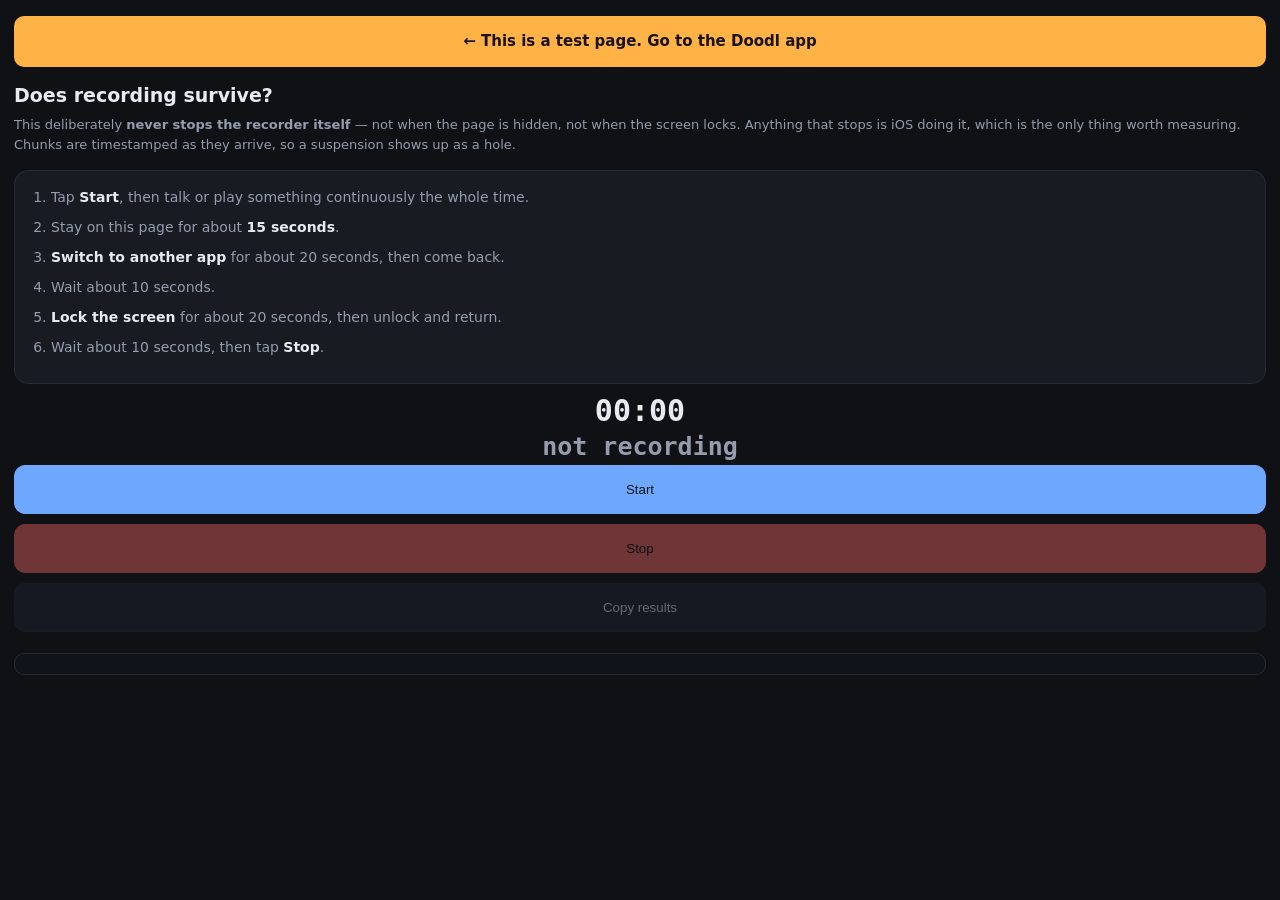
<file: probe/record.html>
<!doctype html>
<html lang="en">
<head>
<meta charset="utf-8">
<meta name="viewport" content="width=device-width, initial-scale=1, viewport-fit=cover">
<title>Doodl — Recording Survival</title>
<style>
  :root { --bg:#0f1115; --card:#181b22; --line:#262b36; --fg:#e7eaf0; --dim:#949cad;
          --ok:#46d17f; --bad:#ff6b6b; --warn:#f2c14e; --accent:#6ea8fe; }
  * { box-sizing:border-box; -webkit-tap-highlight-color:transparent; }
  body { margin:0; padding:16px 14px 50px; background:var(--bg); color:var(--fg);
         font:15px/1.5 -apple-system, BlinkMacSystemFont, system-ui, sans-serif; }
  h1 { font-size:19px; margin:0 0 6px; }
  .sub { color:var(--dim); font-size:13px; margin:0 0 16px; }
  .card { background:var(--card); border:1px solid var(--line); border-radius:14px;
          padding:16px; margin-bottom:12px; }
  ol { margin:0; padding-left:20px; color:var(--dim); font-size:14px; }
  ol li { margin-bottom:9px; }
  ol li b { color:var(--fg); }
  button { appearance:none; border:1px solid var(--line); background:#222735; color:var(--fg);
           font:600 16px/1 inherit; padding:16px; border-radius:11px; width:100%; margin-bottom:10px; }
  button.primary { background:var(--accent); color:#0f1115; border-color:var(--accent); }
  button.stop { background:var(--bad); color:#0f1115; border-color:var(--bad); }
  button:disabled { opacity:.4; }
  .live { font:700 30px/1 ui-monospace, Menlo, monospace; text-align:center; margin:6px 0; }
  .live small { display:block; font:400 12px/1.4 inherit; color:var(--dim); margin-top:8px; }
  .stat { display:flex; justify-content:space-between; gap:10px; padding:8px 0;
          border-bottom:1px solid var(--line); font-size:14px; }
  .stat:last-child { border:none; }
  .stat b { font-weight:600; text-align:right; }
  .stat b.ok { color:var(--ok); } .stat b.bad { color:var(--bad); } .stat b.warn { color:var(--warn); }
  pre { background:#10131a; border:1px solid var(--line); border-radius:10px; padding:10px;
        font-size:11px; max-height:240px; overflow:auto; color:var(--dim); white-space:pre-wrap; }
  a.back { display:block; padding:14px; margin-bottom:14px; text-align:center; text-decoration:none;
           background:#ffb347; color:#1a1206; border-radius:10px; font-weight:700; }
</style>
</head>
<body>

<a class="back" href="../">&larr; This is a test page. Go to the Doodl app</a>

<h1>Does recording survive?</h1>
<p class="sub">This deliberately <b>never stops the recorder itself</b> — not when the page is hidden,
not when the screen locks. Anything that stops is iOS doing it, which is the only thing worth
measuring. Chunks are timestamped as they arrive, so a suspension shows up as a hole.</p>

<div class="card">
  <ol>
    <li>Tap <b>Start</b>, then talk or play something continuously the whole time.</li>
    <li>Stay on this page for about <b>15 seconds</b>.</li>
    <li><b>Switch to another app</b> for about 20 seconds, then come back.</li>
    <li>Wait about 10 seconds.</li>
    <li><b>Lock the screen</b> for about 20 seconds, then unlock and return.</li>
    <li>Wait about 10 seconds, then tap <b>Stop</b>.</li>
  </ol>
</div>

<div class="live" id="live">00:00<small id="livesub">not recording</small></div>

<button class="primary" id="startBtn" onclick="start()">Start</button>
<button class="stop" id="stopBtn" onclick="stop()" disabled>Stop</button>

<div class="card" id="results" style="display:none"><div id="stats"></div></div>
<button id="copyBtn" onclick="copyResults()" disabled>Copy results</button>
<pre id="log"></pre>

<script>
const CHUNK_MS = 1000;          // a chunk a second: fine enough to see a hole
const HOLE_MS  = 2500;          // arrivals further apart than this mean capture stopped

const R = { ua: navigator.userAgent, chunkMs: CHUNK_MS, chunks: [], visibility: [], holes: [] };
const $ = id => document.getElementById(id);
const lines = [];

let recorder = null, stream = null, chunks = [];
let startedAt = 0, lastChunkAt = 0, ticker = null;

function log(m) {
  const t = startedAt ? ((Date.now() - startedAt) / 1000).toFixed(1) : '0.0';
  lines.push('+' + t.padStart(6) + 's  ' + m);
  $('log').textContent = lines.join('\n');
}
const clock = ms => {
  const s = Math.max(0, Math.round(ms / 1000));
  return String(Math.floor(s / 60)).padStart(2, '0') + ':' + String(s % 60).padStart(2, '0');
};

// Leaving the page entirely must close the microphone — otherwise the probe leaks a
// live stream exactly as the app did. Deliberately NOT on visibilitychange: hiding is
// the thing being measured, so cleaning up there would fake the result.
window.addEventListener('pagehide', () => {
  if (stream) stream.getTracks().forEach(t => t.stop());
});

document.addEventListener('visibilitychange', () => {
  if (!startedAt) return;
  const at = Date.now() - startedAt;
  R.visibility.push({ at, hidden: document.hidden });
  log(document.hidden ? 'page hidden — recorder deliberately left running'
                      : 'page visible again');
});

async function start() {
  $('startBtn').disabled = true;
  try {
    stream = await navigator.mediaDevices.getUserMedia({ audio: true });
  } catch (e) {
    log('microphone refused: ' + e.name);
    $('startBtn').disabled = false;
    return;
  }
  const preferred = ['audio/webm;codecs=opus', 'audio/mp4', 'audio/webm']
    .find(m => MediaRecorder.isTypeSupported && MediaRecorder.isTypeSupported(m));
  recorder = new MediaRecorder(stream, preferred ? { mimeType: preferred } : undefined);
  R.mimeType = recorder.mimeType;

  startedAt = Date.now();
  lastChunkAt = startedAt;

  recorder.ondataavailable = e => {
    const at = Date.now() - startedAt;
    const since = Date.now() - lastChunkAt;
    lastChunkAt = Date.now();
    chunks.push(e.data);
    R.chunks.push({ at, bytes: e.data.size, sincePrevMs: since });
    // A gap between arrivals is the page having been frozen — the recorder cannot
    // report this itself, which is why arrival times are what get measured.
    if (since >= HOLE_MS) {
      R.holes.push({ from: at - since, to: at, ms: since });
      log('HOLE — nothing captured for ' + (since / 1000).toFixed(1) + 's');
    }
  };
  recorder.onerror = e => log('recorder error: ' + (e.error && e.error.name));
  recorder.start(CHUNK_MS);
  log('recording started as ' + recorder.mimeType);

  $('stopBtn').disabled = false;
  ticker = setInterval(() => {
    const el = Date.now() - startedAt;
    $('live').firstChild.textContent = clock(el);
    $('livesub').textContent = R.chunks.length + ' chunks · ' +
      (R.holes.length ? R.holes.length + ' hole(s) so far' : 'continuous so far');
  }, 500);
}

async function stop() {
  $('stopBtn').disabled = true;
  clearInterval(ticker);
  const elapsed = Date.now() - startedAt;
  R.elapsedMs = elapsed;

  await new Promise(res => { recorder.onstop = res; recorder.stop(); });
  stream.getTracks().forEach(t => t.stop());
  log('recording stopped');

  const blob = new Blob(chunks, { type: recorder.mimeType });
  R.bytes = blob.size;
  R.capturedMs = R.chunks.reduce((n, c) => n + Math.min(c.sincePrevMs, CHUNK_MS * 2), 0);

  // Phase 3 playback jumps to a highlight, so the recording has to be seekable. A
  // MediaRecorder file is written as a live stream with no duration in its header, so
  // the obvious check usually fails. Three methods are tried, because "the naive one
  // says no" and "it cannot be done" are different answers with different consequences.
  R.formatsSupported = ['audio/webm;codecs=opus', 'audio/webm', 'audio/mp4', 'audio/mpeg']
    .filter(m => MediaRecorder.isTypeSupported && MediaRecorder.isTypeSupported(m));

  const url = URL.createObjectURL(blob);
  const audio = new Audio();
  audio.preload = 'metadata';
  audio.src = url;
  await new Promise(res => {
    audio.onloadedmetadata = res;
    audio.onerror = res;
    setTimeout(res, 4000);
  });

  // 1. straight read
  R.durationPlain = Number.isFinite(audio.duration) ? Math.round(audio.duration * 1000) : null;

  // 2. the seek-past-the-end trick: asking for an impossible position forces some
  //    browsers to scan the file and work out the real duration.
  if (!R.durationPlain) {
    await new Promise(res => {
      let done = false;
      const finish = () => { if (!done) { done = true; res(); } };
      audio.ondurationchange = () => { if (Number.isFinite(audio.duration)) finish(); };
      try { audio.currentTime = 1e101; } catch (e) { finish(); }
      setTimeout(finish, 3000);
    });
    R.durationAfterTrick = Number.isFinite(audio.duration) ? Math.round(audio.duration * 1000) : null;
    audio.ondurationchange = null;
    try { audio.currentTime = 0; } catch (e) { /* nothing to rewind */ }
  }

  // 3. decode it outright. Slower and holds the whole file in memory, but it gives a
  //    true duration and would let playback be driven by Web Audio instead, where the
  //    start offset is ours to choose and seeking is not the container's business.
  try {
    const ctx = new (window.AudioContext || window.webkitAudioContext)();
    const buf = await ctx.decodeAudioData(await blob.arrayBuffer());
    R.durationDecoded = Math.round(buf.duration * 1000);
    ctx.close();
  } catch (e) {
    R.decodeError = e.name || String(e);
  }

  R.reportedDuration = R.durationPlain || R.durationAfterTrick || R.durationDecoded || null;

  if (R.durationPlain || R.durationAfterTrick) {
    const known = (R.durationPlain || R.durationAfterTrick) / 1000;
    const target = known / 2;
    audio.currentTime = target;
    await new Promise(r => setTimeout(r, 800));
    R.seek = { target: Math.round(target * 1000), landedAt: Math.round(audio.currentTime * 1000) };
    R.seekable = Math.abs(audio.currentTime - target) < 1.5;
  } else {
    R.seekable = false;
  }
  URL.revokeObjectURL(url);

  render();
  $('copyBtn').disabled = false;
}

function render() {
  const lostMs = R.holes.reduce((n, h) => n + h.ms, 0);
  const pct = Math.round((R.elapsedMs - lostMs) / R.elapsedMs * 100);
  const hidden = R.visibility.filter(v => v.hidden).length;

  const rows = [
    ['Recorded for', clock(R.elapsedMs), ''],
    ['Times the page was hidden', hidden, ''],
    ['Capture holes', R.holes.length, R.holes.length ? 'bad' : 'ok'],
    ['Audio missing', clock(lostMs), lostMs ? 'bad' : 'ok'],
    ['Coverage', pct + '%', pct >= 98 ? 'ok' : pct >= 80 ? 'warn' : 'bad'],
    ['Size', (R.bytes / 1048576).toFixed(2) + ' MB', ''],
    ['Per hour', ((R.bytes / R.elapsedMs) * 3600000 / 1048576).toFixed(0) + ' MB', ''],
    ['Recorded as', R.mimeType, ''],
    ['Duration, read directly', R.durationPlain ? clock(R.durationPlain) : 'no',
      R.durationPlain ? 'ok' : 'warn'],
    ['Duration, after seek trick', R.durationAfterTrick ? clock(R.durationAfterTrick) : '—',
      R.durationAfterTrick ? 'ok' : ''],
    ['Duration, by decoding', R.durationDecoded ? clock(R.durationDecoded) : (R.decodeError || 'no'),
      R.durationDecoded ? 'ok' : 'warn'],
    ['Seekable as a file', R.seekable ? 'yes' : 'no', R.seekable ? 'ok' : 'bad'],
    ['Playback via Web Audio', R.durationDecoded ? 'possible' : 'no',
      R.durationDecoded ? 'ok' : 'bad'],
    ['Other formats available', R.formatsSupported.join(', ') || 'none', '']
  ];
  if (R.holes.length) {
    rows.push(['Holes at', R.holes.map(h => clock(h.from) + '–' + clock(h.to)).join(', '), 'bad']);
  }
  $('results').style.display = 'block';
  $('stats').innerHTML = rows.map(r =>
    '<div class="stat"><span>' + r[0] + '</span><b class="' + r[2] + '">' + r[1] + '</b></div>').join('');
}

function copyResults() {
  const out = '## Recording survival\n```json\n' + JSON.stringify(R, null, 2) +
              '\n```\n### Log\n```\n' + lines.join('\n') + '\n```';
  $('log').textContent = out;
  if (navigator.clipboard) navigator.clipboard.writeText(out)
    .then(() => { $('copyBtn').textContent = 'Copied — paste into chat'; })
    .catch(() => { $('copyBtn').textContent = 'Select the text below and copy'; });
}
</script>
</body>
</html>
</file>
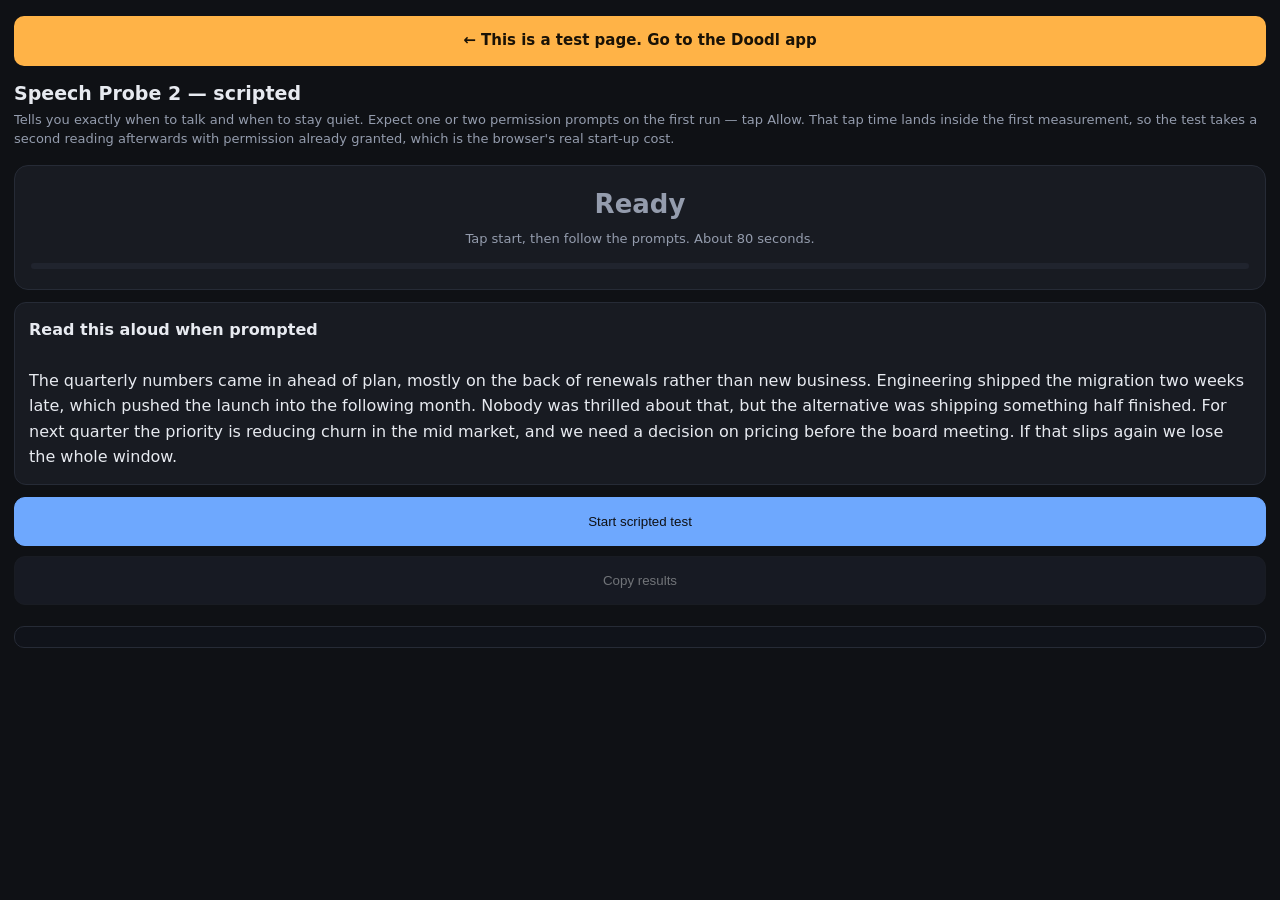
<file: probe/speech.html>
<!doctype html>
<html lang="en">
<head>
<meta charset="utf-8">
<meta name="viewport" content="width=device-width, initial-scale=1, viewport-fit=cover">
<title>Doodl — Speech Probe 2</title>
<style>
  :root { --bg:#0f1115; --card:#181b22; --line:#262b36; --fg:#e7eaf0; --dim:#949cad;
          --go:#46d17f; --hush:#f2c14e; --accent:#6ea8fe; }
  * { box-sizing:border-box; -webkit-tap-highlight-color:transparent; }
  body { margin:0; padding:16px 14px 40px; background:var(--bg); color:var(--fg);
         font:15px/1.45 -apple-system, BlinkMacSystemFont, system-ui, sans-serif; }
  h1 { font-size:19px; margin:0 0 4px; }
  .sub { color:var(--dim); font-size:13px; margin:0 0 16px; }
  .stage { background:var(--card); border:1px solid var(--line); border-radius:14px;
           padding:20px 16px; text-align:center; margin-bottom:12px; }
  .cue { font-size:26px; font-weight:700; margin:0 0 6px; }
  .cue.go { color:var(--go); } .cue.hush { color:var(--hush); } .cue.wait { color:var(--dim); }
  .clock { color:var(--dim); font-size:13px; }
  .bar { height:6px; background:#20242e; border-radius:99px; margin-top:14px; overflow:hidden; }
  .bar i { display:block; height:100%; width:0; background:var(--accent); transition:width .25s linear; }
  .read { background:var(--card); border:1px solid var(--line); border-radius:12px;
          padding:14px; font-size:16px; line-height:1.6; margin-bottom:12px; }
  .read.dim { opacity:.3; }
  button { appearance:none; border:1px solid var(--line); background:#222735; color:var(--fg);
           font:600 16px/1 inherit; padding:16px; border-radius:11px; width:100%; margin-bottom:10px; }
  button.primary { background:var(--accent); color:#0f1115; border-color:var(--accent); }
  button:disabled { opacity:.45; }
  pre { background:#10131a; border:1px solid var(--line); border-radius:10px; padding:10px;
        font-size:11px; max-height:240px; overflow:auto; color:var(--dim); white-space:pre-wrap; }
  .stat { display:flex; justify-content:space-between; padding:7px 0; border-bottom:1px solid var(--line); font-size:14px; }
  .stat:last-child { border:none; }
  .stat b { font-weight:600; }
</style>
</head>
<body>

<a href="../" style="display:block;padding:14px;margin-bottom:14px;text-align:center;text-decoration:none;background:#ffb347;color:#1a1206;border-radius:10px;font-weight:700">&larr; This is a test page. Go to the Doodl app</a>
<h1>Speech Probe 2 — scripted</h1>
<p class="sub">Tells you exactly when to talk and when to stay quiet. Expect one or two permission prompts on the first run — tap Allow. That tap time lands inside the first measurement, so the test takes a second reading afterwards with permission already granted, which is the browser's real start-up cost.</p>

<div class="stage">
  <p class="cue wait" id="cue">Ready</p>
  <div class="clock" id="clock">Tap start, then follow the prompts. About 80 seconds.</div>
  <div class="bar"><i id="bar"></i></div>
</div>

<div class="read" id="reading">
  <b>Read this aloud when prompted</b><br><br>
  The quarterly numbers came in ahead of plan, mostly on the back of renewals rather
  than new business. Engineering shipped the migration two weeks late, which pushed
  the launch into the following month. Nobody was thrilled about that, but the
  alternative was shipping something half finished. For next quarter the priority is
  reducing churn in the mid market, and we need a decision on pricing before the
  board meeting. If that slips again we lose the whole window.
</div>

<button class="primary" id="startBtn">Start scripted test</button>
<button id="copyBtn" disabled>Copy results</button>

<div id="summary"></div>
<pre id="log"></pre>

<script>
const SCRIPT = [
  { cue: 'Talk',          klass: 'go',   secs: 25, hint: 'Read the passage aloud, normal pace.' },
  { cue: 'Silence',       klass: 'hush', secs: 20, hint: 'Say nothing at all. This is the real test.' },
  { cue: 'Talk again',    klass: 'go',   secs: 25, hint: 'Pick up reading wherever you like.' },
  { cue: 'Done',          klass: 'wait', secs: 0,  hint: '' }
];
const SAMPLE_MS = 500;

const $ = id => document.getElementById(id);
const R = { onstartLatencyMs: null, phases: [], finals: [], interimSamples: [],
            lifecycle: [], restarts: 0, errors: [], survivedSilence: null, ua: navigator.UserAgent };
R.ua = navigator.userAgent;

const lines = [];
let t0 = null;              // set when onstart fires — the clock starts when it listens
let requestedAt = 0;
let rec = null, active = false, phaseIdx = -1, lastSample = -Infinity;
let lastFinalT = null, committedChars = 0;

const now = () => t0 === null ? 0 : Date.now() - t0;
function log(m) { lines.push('+' + (now()/1000).toFixed(2).padStart(6) + 's  ' + m);
                  $('log').textContent = lines.join('\n'); }
function phaseName() { return phaseIdx < 0 ? 'pre' : SCRIPT[phaseIdx].cue; }

async function start() {
  const SR = window.SpeechRecognition || window.webkitSpeechRecognition;
  if (!SR) { $('cue').textContent = 'Not supported'; return; }
  // 'prompt' means dialogs are coming and their tap time will inflate the first
  // reading; 'granted' means it is already clear.
  try {
    const st = await navigator.permissions.query({ name: 'microphone' });
    R.micPermissionBefore = st.state;
  } catch (e) { R.micPermissionBefore = 'unknown (' + e.name + ')'; }
  $('startBtn').disabled = true;
  active = true;
  requestedAt = Date.now();
  $('cue').textContent = 'Warming up';
  $('cue').className = 'cue wait';
  $('clock').textContent = 'Waiting for the browser to actually begin listening…';
  build();
}

function build() {
  const SR = window.SpeechRecognition || window.webkitSpeechRecognition;
  rec = new SR();
  rec.continuous = true;
  rec.interimResults = true;
  rec.lang = 'en-US';

  rec.onstart = () => {
    if (t0 === null) {
      t0 = Date.now();
      R.onstartLatencyMs = t0 - requestedAt;
      log('onstart (took ' + R.onstartLatencyMs + 'ms from request)');
      runPhase(0);
    } else {
      log('onstart (after restart)');
    }
    R.lifecycle.push({ t: now(), event: 'start', phase: phaseName() });
  };

  rec.onresult = e => {
    let interim = '';
    for (let i = e.resultIndex; i < e.results.length; i++) {
      const r = e.results[i];
      if (r.isFinal) {
        const t = now(), text = r[0].transcript.trim();
        R.finals.push({ t, phase: phaseName(), chars: text.length,
                        sincePrevFinalMs: lastFinalT === null ? null : t - lastFinalT,
                        text: text.slice(0, 90) });
        lastFinalT = t;
        committedChars += text.length;
        log('FINAL [' + phaseName() + '] ' + text.length + ' chars: "' + text.slice(0, 44) + '"');
      } else interim += r[0].transcript;
    }
    if (interim) {
      const t = now();
      if (t - lastSample >= SAMPLE_MS) {
        lastSample = t;
        R.interimSamples.push({ t, phase: phaseName(), len: interim.length });
      }
    }
  };

  rec.onerror = e => {
    R.errors.push({ t: now(), phase: phaseName(), error: e.error });
    log('ERROR [' + phaseName() + '] ' + e.error);
  };

  rec.onend = () => {
    R.lifecycle.push({ t: now(), event: 'end', phase: phaseName() });
    log('onend [' + phaseName() + ']');
    if (active) {
      R.restarts++;
      setTimeout(() => { if (active) { try { rec.start(); } catch (err) { log('restart threw ' + err.message); } } }, 300);
    }
  };

  try { rec.start(); } catch (err) { log('start threw ' + err.message); }
}

function runPhase(i) {
  phaseIdx = i;
  const p = SCRIPT[i];
  $('cue').textContent = p.cue;
  $('cue').className = 'cue ' + p.klass;
  $('reading').className = p.klass === 'go' ? 'read' : 'read dim';

  if (i === SCRIPT.length - 1) return finish();

  const startedAt = now();
  R.phases.push({ name: p.cue, startT: startedAt, endT: startedAt + p.secs * 1000 });
  let left = p.secs;
  $('clock').textContent = p.hint + '  (' + left + 's)';
  const tick = setInterval(() => {
    left--;
    $('bar').style.width = ((p.secs - left) / p.secs * 100) + '%';
    if (left <= 0) { clearInterval(tick); $('bar').style.width = '0%'; runPhase(i + 1); }
    else $('clock').textContent = p.hint + '  (' + left + 's)';
  }, 1000);
}

function finish() {
  active = false;
  try { rec.stop(); } catch (e) {}
  const stopAt = now();
  setTimeout(() => {
    // Anything finalised after we called stop was being withheld until then.
    R.finalsAfterStop = R.finals.filter(f => f.t >= stopAt).length;
    const silence = R.phases.find(p => p.name === 'Silence');
    R.survivedSilence = !R.lifecycle.some(l => l.event === 'end' && l.t >= silence.startT && l.t <= silence.endT)
                     && !R.errors.some(e => e.t >= silence.startT && e.t <= silence.endT && e.error !== 'no-speech');
    R.stopCalledAtMs = stopAt;
    warmStart(() => {
      render();
      $('cue').textContent = 'Done';
      $('cue').className = 'cue wait';
      $('clock').textContent = 'Tap Copy results and paste them into the chat.';
      $('copyBtn').disabled = false;
    });
  }, 1200);
}

// The first start of the session includes however long the tester took to dismiss
// permission dialogs. This one cannot — permission is already granted by now — so
// the difference between the two is the human, and this number is the browser.
function warmStart(done) {
  const SR = window.SpeechRecognition || window.webkitSpeechRecognition;
  $('cue').textContent = 'One more check';
  $('cue').className = 'cue wait';
  $('clock').textContent = 'Measuring start-up with permission already granted. Stay quiet.';

  const requested = Date.now();
  let settled = false;
  const finishOnce = () => {
    if (settled) return;
    settled = true;
    clearTimeout(guard);
    done();
  };
  const guard = setTimeout(() => { R.warmStartTimedOut = true; finishOnce(); }, 8000);

  const w = new SR();
  w.continuous = false;
  w.interimResults = false;
  w.lang = 'en-US';
  w.onstart = () => {
    R.warmStartLatencyMs = Date.now() - requested;
    log('warm start: ' + R.warmStartLatencyMs + 'ms with permission already granted');
    try { w.stop(); } catch (e) {}
    finishOnce();
  };
  w.onerror = e => { R.warmStartError = e.error; finishOnce(); };
  try { w.start(); } catch (err) { R.warmStartError = 'threw: ' + err.message; finishOnce(); }
}

function render() {
  const gaps = R.finals.map(f => f.sincePrevFinalMs).filter(v => v !== null);
  const worst = gaps.length ? Math.max(...gaps) : 0;
  const rows = [
    ['Mic permission beforehand', R.micPermissionBefore],
    ['First start (includes your taps)', R.onstartLatencyMs + ' ms'],
    ['Warm start (permission granted)', R.warmStartTimedOut ? 'timed out'
        : R.warmStartError ? R.warmStartError : R.warmStartLatencyMs + ' ms'],
    ['Final results', R.finals.length],
    ['Longest wait between finals', (worst / 1000).toFixed(1) + ' s'],
    ['Finals withheld until stop', R.finalsAfterStop],
    ['Died during silence', R.survivedSilence ? 'no — survived' : 'YES'],
    ['Restarts needed', R.restarts],
    ['Errors', R.errors.length ? R.errors.map(e => e.error).join(', ') : 'none']
  ];
  $('summary').innerHTML = rows.map(r =>
    '<div class="stat"><span>' + r[0] + '</span><b>' + r[1] + '</b></div>').join('');
}

$('startBtn').onclick = start;
$('copyBtn').onclick = () => {
  const out = '## Speech probe 2\n```json\n' + JSON.stringify(R, null, 2) +
              '\n```\n### Log\n```\n' + lines.join('\n') + '\n```';
  $('log').textContent = out;
  if (navigator.clipboard) navigator.clipboard.writeText(out)
    .then(() => { $('copyBtn').textContent = 'Copied — paste into chat'; })
    .catch(() => { $('copyBtn').textContent = 'Select the text below and copy'; });
};
</script>
</body>
</html>
</file>
<file: css/app.css>
:root {
  --bg: #14161c;
  --panel: #1c2029;
  --line: #2b313d;
  --fg: #eceff5;
  --dim: #9aa3b4;
  --accent: #ffb347;
  --live: #46d17f;
  --warn: #f2c14e;
  --paper: #fbfaf6;
}

* { box-sizing: border-box; -webkit-tap-highlight-color: transparent; }

html, body {
  margin: 0;
  height: 100%;
  overscroll-behavior: none;
  background: var(--bg);
  color: var(--fg);
  font: 16px/1.45 -apple-system, BlinkMacSystemFont, "Segoe UI", system-ui, sans-serif;
  -webkit-user-select: none;
  user-select: none;
}

/* Safari puts its address bar over the bottom of the window and Chrome puts it at
   the top, so "100% of the window" hides controls in both. svh is the viewport with
   browser chrome visible — the height that is always actually usable. */
@supports (height: 100svh) {
  html, body { height: 100svh; }
}

/* visualViewport can report MORE than is actually visible on iOS — it includes the
   strip the address bar sits over — so it is only ever allowed to shrink the box,
   never grow it past what svh says. Measured live in JS for keyboards and rotation. */
@supports (height: min(100px, 100svh)) {
  html, body { height: min(var(--app-h, 100svh), 100svh); }
}

/* Width 0 so it is invisible; its height reports the safe-area inset for diagnostics. */
#insetProbe { position: fixed; bottom: 0; left: 0; width: 0; height: env(safe-area-inset-bottom); pointer-events: none; }

.screen { display: none; height: 100%; }
.screen.active { display: block; }

/* ---------- home ---------- */

#home, #wrap {
  overflow-y: auto;
  -webkit-overflow-scrolling: touch;
  padding: calc(env(safe-area-inset-top) + 20px) 18px calc(env(safe-area-inset-bottom) + 40px);
}

.brand { font-size: 30px; font-weight: 700; letter-spacing: -0.5px; margin: 0; }
.tagline { color: var(--dim); font-size: 14px; margin: 4px 0 22px; }

.big-btn {
  display: block; width: 100%; border: none; border-radius: 14px;
  background: var(--accent); color: #1a1206;
  font: 700 17px/1 inherit; padding: 18px; margin-bottom: 22px;
}
.big-btn.ghost { background: transparent; border: 1px solid var(--line); color: var(--fg); }
.big-btn:disabled { opacity: .5; }

.section-label {
  font-size: 12px; text-transform: uppercase; letter-spacing: .8px;
  color: var(--dim); margin: 0 0 10px;
}

.session-card {
  display: block; width: 100%; text-align: left;
  background: var(--panel); border: 1px solid var(--line); border-radius: 12px;
  padding: 14px; margin-bottom: 10px; color: var(--fg); font: inherit;
}
.session-card h3 { margin: 0 0 4px; font-size: 16px; }
.session-card .meta { color: var(--dim); font-size: 13px; }
.empty { color: var(--dim); font-size: 14px; padding: 10px 0 20px; }

.foot { color: var(--dim); font-size: 12px; margin-top: 24px; display: flex; justify-content: space-between; }
.foot button { background: none; border: none; color: var(--dim); font: inherit; text-decoration: underline; padding: 0; }

/* ---------- session ---------- */

#session { position: relative; touch-action: none; overflow: hidden; }
#bgCanvas, #inkCanvas { position: absolute; inset: 0; width: 100%; height: 100%; display: block; }
#inkCanvas { touch-action: none; }

.hud {
  position: absolute; left: 0; right: 0; top: 0;
  padding: calc(env(safe-area-inset-top) + 8px) 12px 8px;
  display: flex; align-items: center; gap: 10px;
  pointer-events: none;
}
.hud > * { pointer-events: auto; }

.pill {
  border: none; border-radius: 999px; padding: 9px 14px;
  background: rgba(20, 22, 28, .82); color: var(--fg);
  font: 600 13px/1 inherit; backdrop-filter: blur(8px);
}
.pill.spacer { background: none; flex: 1; pointer-events: none; }

.status { display: flex; align-items: center; gap: 7px; }
.dot { width: 9px; height: 9px; border-radius: 50%; background: var(--dim); }
.dot.starting { background: var(--warn); animation: pulse 1s infinite; }
.dot.listening { background: var(--live); }
.dot.error { background: #ff6b6b; }
.dot.paused { background: var(--dim); }
@keyframes pulse { 50% { opacity: .25; } }

.pill.icon { padding: 9px 13px; font-size: 17px; line-height: 1; }

#highlightBtn {
  position: absolute; right: 18px; bottom: calc(env(safe-area-inset-bottom) + 26px);
  width: 86px; height: 86px; border-radius: 50%; border: none;
  background: var(--accent); color: #1a1206;
  font: 700 14px/1.2 inherit; box-shadow: 0 6px 20px rgba(0,0,0,.35);
}
#highlightBtn:active { transform: scale(.94); }
#highlightBtn .count { display: block; font-size: 20px; }

#flash {
  position: absolute; inset: 0; background: var(--accent);
  opacity: 0; pointer-events: none; transition: opacity .35s;
}
#flash.on { opacity: .35; transition: none; }

/* ---------- replay ---------- */

#replay { position: relative; overflow: hidden; touch-action: none; }
#rBg, #rInk { position: absolute; inset: 0; width: 100%; height: 100%; display: block; }

.transport {
  position: absolute; left: 12px; right: 12px;
  bottom: calc(env(safe-area-inset-bottom) + 18px);
  display: flex; align-items: center; gap: 12px;
  background: rgba(20, 22, 28, .88); backdrop-filter: blur(10px);
  border: 1px solid var(--line); border-radius: 14px; padding: 12px 14px;
}
.transport .play {
  width: 46px; height: 46px; flex: none; border-radius: 50%; border: none;
  background: var(--accent); color: #1a1206; font-size: 16px;
}
.transport .track { flex: 1; min-width: 0; position: relative; }
.transport input[type=range] { width: 100%; display: block; accent-color: var(--accent); }
.transport .pips { position: absolute; left: 0; right: 0; top: -9px; height: 8px; pointer-events: none; }
.transport .pips i {
  position: absolute; width: 3px; height: 8px; border-radius: 2px;
  background: var(--accent); transform: translateX(-1px);
}
#rSpeed { flex: none; }

/* ---------- tool sheet ---------- */

#tools {
  position: absolute; left: 0; right: 0; bottom: 0;
  background: var(--panel); border-top: 1px solid var(--line);
  border-radius: 18px 18px 0 0;
  padding: 16px 16px calc(env(safe-area-inset-bottom) + 20px);
  transform: translateY(105%); transition: transform .22s ease;
  max-height: 70%; overflow-y: auto;
}
#tools.open { transform: translateY(0); }

.tool-row { margin-bottom: 18px; }
.tool-row:last-child { margin-bottom: 0; }
.tool-note { color: var(--dim); font-size: 13px; margin: 0; }
.tool-note b { color: var(--fg); }
.tool-row h4 { margin: 0 0 9px; font-size: 12px; text-transform: uppercase; letter-spacing: .8px; color: var(--dim); }

.swatches { display: flex; gap: 10px; flex-wrap: wrap; }
.swatch { width: 38px; height: 38px; border-radius: 50%; border: 2px solid transparent; }
.swatch.sel { border-color: var(--fg); }

.sizes { display: flex; gap: 10px; align-items: center; }
.size {
  width: 46px; height: 42px; border-radius: 10px; border: 1px solid var(--line);
  background: #232833; display: flex; align-items: center; justify-content: center;
}
.size.sel { border-color: var(--accent); }
.size i { display: block; background: var(--fg); border-radius: 99px; }

.bgs { display: flex; gap: 8px; flex-wrap: wrap; }
.bg-opt {
  border: 1px solid var(--line); background: #232833; color: var(--fg);
  border-radius: 9px; padding: 10px 12px; font: 500 13px/1 inherit;
}
.bg-opt.sel { border-color: var(--accent); color: var(--accent); }

/* ---------- wrap-up ---------- */

.coverage {
  font-size: 13px; color: var(--dim); margin: -6px 0 16px;
  border-left: 2px solid var(--line); padding-left: 10px;
}
.released {
  font-size: 13px; color: var(--live); margin: -8px 0 14px;
  border-left: 2px solid var(--live); padding-left: 10px;
}
.coverage.poor { color: var(--warn); border-color: var(--warn); }
.transcript p.gap {
  color: var(--warn); font-size: 12px; font-style: italic;
  border-left: 2px dashed var(--warn); padding-left: 10px; margin: 12px 0;
}

.player {
  display: flex; align-items: center; gap: 10px;
  background: var(--panel); border: 1px solid var(--line); border-radius: 12px;
  padding: 10px 12px; margin-bottom: 16px;
}
.player button.play {
  width: 42px; height: 42px; flex: none; border-radius: 50%;
  border: none; background: var(--accent); color: #1a1206; font-size: 15px;
}
.player input[type=range] { flex: 1; min-width: 0; accent-color: var(--accent); }
.player .ptime { font: 600 12px/1 ui-monospace, Menlo, monospace; color: var(--dim); flex: none; }

.hear {
  border: 1px solid var(--line); background: #232833; color: var(--accent);
  border-radius: 8px; padding: 7px 10px; font: 600 12px/1 inherit; margin-top: 8px;
}
.transcript p.gap { cursor: pointer; }
.transcript p.gap.playable::after { content: '  \25B6 hear it'; color: var(--accent); font-style: normal; }

.hl-card {
  background: var(--panel); border: 1px solid var(--line); border-radius: 12px;
  padding: 12px; margin-bottom: 12px;
}
.hl-card .time { color: var(--accent); font-size: 12px; font-weight: 700; letter-spacing: .5px; }
.hl-card .body { display: flex; gap: 12px; align-items: flex-start; margin-top: 9px; }
.hl-card canvas {
  width: 108px; flex: none; border-radius: 8px; background: var(--paper); display: block;
  border: 1px solid var(--line);
}
.hl-card.big .body { display: block; }
.hl-card.big canvas { width: 100%; margin-bottom: 10px; }
.hl-card .quote { font-size: 14px; color: var(--fg); flex: 1; min-width: 0; }
.hl-card .tap { color: var(--dim); font-size: 11px; margin-top: 6px; }
.hl-card .quote .before { color: var(--dim); }
.hl-card .quote mark {
  display: inline-block; width: 2px; height: 1em; vertical-align: -0.15em;
  background: var(--accent); border-radius: 2px; margin: 0 4px;
  text-indent: -9999px; overflow: hidden;
}
.legend { color: var(--dim); font-size: 12px; margin: -4px 0 12px; display: flex; align-items: center; gap: 6px; }
.legend i { display: inline-block; width: 2px; height: 13px; background: var(--accent); border-radius: 2px; }

.transcript {
  background: var(--panel); border: 1px solid var(--line); border-radius: 12px;
  padding: 14px; font-size: 14px; line-height: 1.6; color: var(--dim);
  -webkit-user-select: text; user-select: text;
}
.transcript p { margin: 0 0 10px; }
.transcript p.has-hl { color: var(--fg); border-left: 2px solid var(--accent); padding-left: 10px; }

.title-input {
  width: 100%; background: var(--panel); border: 1px solid var(--line); color: var(--fg);
  border-radius: 10px; padding: 13px; font: 600 17px/1 inherit; margin-bottom: 16px;
  -webkit-user-select: text; user-select: text;
}

/* ---------- debug ---------- */

#debug {
  position: fixed; inset: auto 0 0 0; max-height: 45%; overflow-y: auto;
  background: rgba(10,11,14,.95); border-top: 1px solid var(--line);
  padding: 10px 12px calc(env(safe-area-inset-bottom) + 10px);
  font: 11px/1.4 ui-monospace, Menlo, monospace; color: #8fe3b0;
  white-space: pre-wrap; display: none; z-index: 50;
  -webkit-user-select: text; user-select: text;
}
#debug.open { display: block; }
</file>
